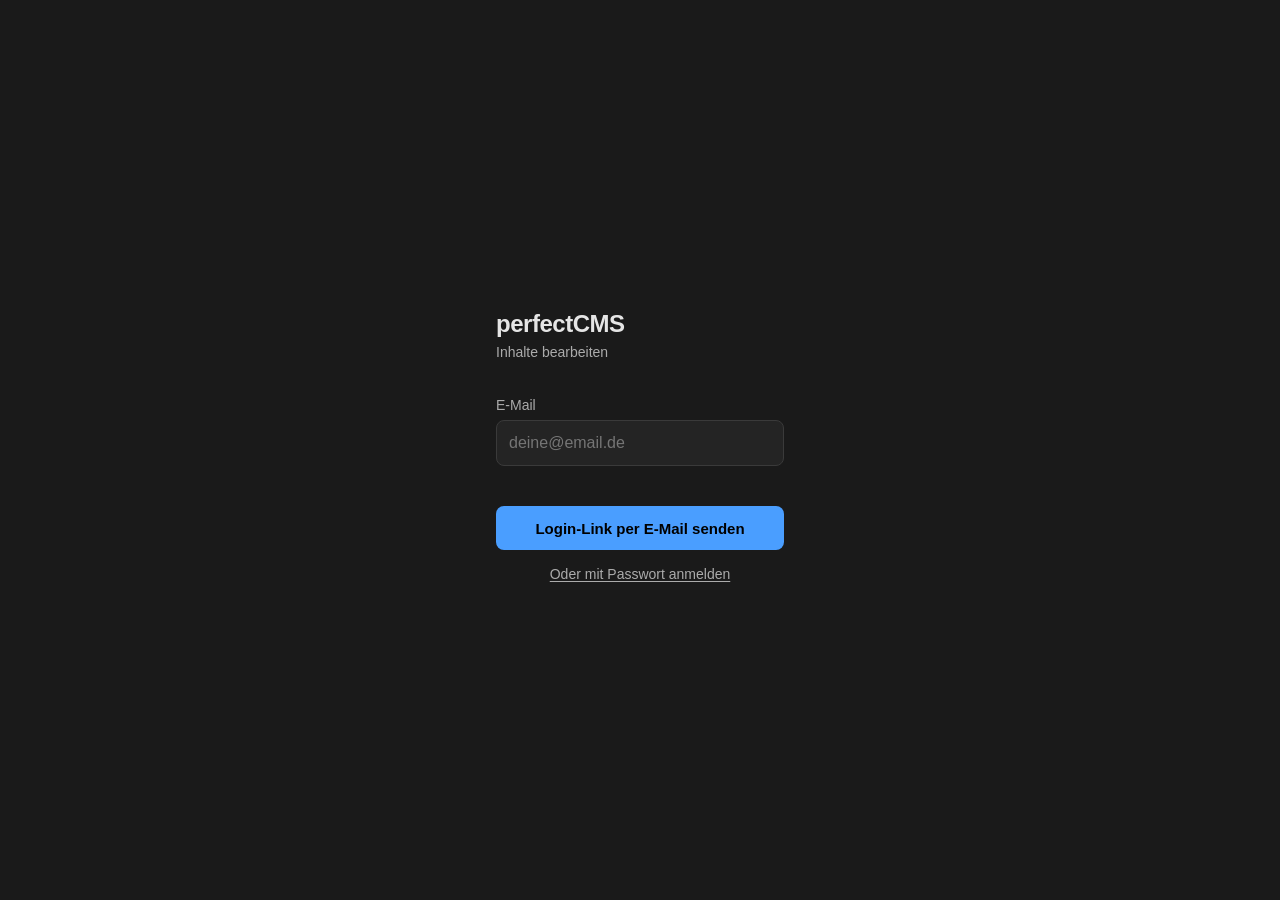
<file: src/admin/index.html>
<!DOCTYPE html>
<html lang="de">
<head>
  <meta charset="UTF-8">
  <meta name="viewport" content="width=device-width, initial-scale=1.0">
  <!-- KUNDENKONFIGURATION: Scaleway Function URL -->
  <meta name="cms-api-url" content="https://perfectcmstm6mdmqs-zoe-cms-api.functions.fnc.fr-par.scw.cloud">
  <title>perfectCMS</title>
  <link rel="stylesheet" href="style.css">
  <link rel="stylesheet" href="https://uicdn.toast.com/editor/latest/toastui-editor.min.css">
  <link rel="stylesheet" href="https://uicdn.toast.com/editor/latest/theme/toastui-editor-dark.min.css">
  <style>
    .mode-toggle { display:flex; gap:0; margin-bottom:0.5rem; background:var(--bg-secondary,#1e1c1a); border-radius:6px; padding:3px; width:fit-content; }
    .mode-btn { background:transparent; border:none; padding:0.3rem 1rem; border-radius:4px; cursor:pointer; font-size:0.82rem; color:var(--text-secondary,#888); font-family:sans-serif; transition:all 0.15s; }
    .mode-btn.active { background:var(--bg-card,#2a2826); color:var(--text-primary,#f5f0eb); box-shadow:0 1px 3px rgba(0,0,0,0.3); }
    .mode-btn:hover:not(.active) { color:var(--text-primary,#f5f0eb); }
  </style>
</head>
<body>
  <div id="app">

    <!-- Login -->
    <div id="view-login" class="view" role="main">
      <div class="login-box">
        <h1 class="logo">perfectCMS</h1>
        <p class="login-sub">Inhalte bearbeiten</p>

        <!-- Login Form (Magic Link + Passwort in einer Form → Apple Passwords erkennt beide Felder) -->
        <form id="login-form" novalidate>
          <label for="login-email">E-Mail</label>
          <input type="email" id="login-email" name="username" required autocomplete="username email" aria-required="true" placeholder="deine@email.de">
          <button type="button" id="magic-link-btn" class="btn btn-primary">Login-Link per E-Mail senden</button>
          <p id="magic-link-status" class="magic-link-status" role="status" hidden></p>

          <button id="toggle-password-login" class="btn-link" type="button">Oder mit Passwort anmelden</button>
          <div id="password-section" hidden>
            <label for="login-password">Passwort</label>
            <input type="password" id="login-password" name="password" required autocomplete="current-password" aria-required="true">
            <button type="submit" class="btn btn-primary">Anmelden</button>
          </div>
        </form>

        <p id="login-error" class="error" role="alert" hidden></p>
      </div>
    </div>

    <!-- Content-Liste -->
    <div id="view-list" class="view" hidden>
      <header class="topbar">
        <h1 class="topbar-title">perfectCMS</h1>
        <div class="topbar-actions">
          <a href="../" target="_blank" class="btn btn-ghost btn-sm">Website ansehen ↗</a>
          <button id="settings-btn" class="btn btn-ghost btn-sm" aria-label="Einstellungen">Einstellungen</button>
          <button id="logout-btn" class="btn btn-ghost">Abmelden</button>
        </div>
      </header>
      <main class="list-container">
        <div class="tabs" role="tablist" aria-label="Inhaltstypen">
          <button class="tab active" data-tab="texte" role="tab" aria-selected="true" aria-controls="tab-texte" id="tab-btn-texte">Texte</button>
          <button class="tab" data-tab="seiten" role="tab" aria-selected="false" aria-controls="tab-seiten" id="tab-btn-seiten">Seiten</button>
        </div>
        <div id="tab-texte" class="tab-panel" role="tabpanel" aria-labelledby="tab-btn-texte">
          <div class="list-header">
            <h2>Texte</h2>
            <button id="new-text-btn" class="btn btn-primary btn-sm">+ Neuer Text</button>
          </div>
          <ul id="texte-list" class="content-list" aria-label="Texte"></ul>
        </div>
        <div id="tab-seiten" class="tab-panel" role="tabpanel" aria-labelledby="tab-btn-seiten" hidden>
          <div class="list-header">
            <h2>Seiten</h2>
          </div>
          <ul id="seiten-list" class="content-list" aria-label="Seiten"></ul>
        </div>
      </main>
    </div>

    <!-- Editor -->
    <div id="view-editor" class="view" hidden>
      <header class="topbar">
        <button id="back-btn" class="btn btn-ghost" aria-label="Zurück zur Liste">&larr; Zurück</button>
        <div class="topbar-actions">
          <span id="save-status" class="save-status" role="status" aria-live="polite"></span>
          <button id="versions-btn" class="btn btn-ghost btn-sm" hidden>Versionen</button>
          <button id="delete-btn" class="btn btn-danger btn-sm" hidden>Löschen</button>
          <button id="publish-btn" class="btn btn-success" hidden>Veröffentlichen</button>
          <button id="save-btn" class="btn btn-primary">Speichern</button>
        </div>
      </header>

      <!-- Frontmatter-Felder (Texte) -->
      <div id="fields-text" class="fields" hidden>
        <div class="field-row">
          <div class="field">
            <label for="f-title">Titel</label>
            <input type="text" id="f-title" required aria-required="true">
          </div>
          <div class="field field-sm">
            <label for="f-type">Typ</label>
            <select id="f-type">
              <option value="Gedicht">Gedicht</option>
              <option value="Essay">Essay</option>
              <option value="Notiz">Notiz</option>
            </select>
          </div>
          <div class="field field-sm">
            <label for="f-date">Datum</label>
            <input type="date" id="f-date" required aria-required="true">
          </div>
        </div>
        <div class="field-row">
          <div class="field">
            <label for="f-excerpt">Kurzbeschreibung</label>
            <textarea id="f-excerpt" rows="2"></textarea>
          </div>
          <div class="field field-sm">
            <label for="f-heroimage">Bild</label>
            <div class="image-field">
              <input type="text" id="f-heroimage" placeholder="/images/...">
              <button type="button" id="upload-hero-btn" class="btn btn-ghost btn-sm" aria-label="Hero-Bild hochladen">Upload</button>
            </div>
          </div>
        </div>
        <label class="field-toggle">
          <input type="checkbox" id="f-draft">
          <span>Entwurf — nicht veröffentlicht</span>
        </label>
      </div>

      <!-- Frontmatter-Felder (Seiten) -->
      <div id="fields-page" class="fields" hidden>
        <div class="field-row">
          <div class="field">
            <label for="fp-title">Titel</label>
            <input type="text" id="fp-title" required aria-required="true">
          </div>
          <div class="field">
            <label for="fp-subtitle">Untertitel</label>
            <input type="text" id="fp-subtitle">
          </div>
        </div>
        <div class="field-row">
          <div class="field">
            <label for="fp-description">Beschreibung</label>
            <input type="text" id="fp-description">
          </div>
        </div>
      </div>

      <!-- Dynamische Abschnitt-Felder (für Layout-Seiten) -->
      <div id="fields-sections" class="fields-sections" hidden></div>

      <!-- Modus-Toggle -->
      <div class="mode-toggle" id="mode-toggle" hidden>
        <button type="button" class="mode-btn active" id="mode-wysiwyg">Visuell</button>
        <button type="button" class="mode-btn" id="mode-markdown">Markdown</button>
      </div>

      <!-- WYSIWYG Editor (Toast UI) -->
      <div id="editor-container" class="editor-container" role="region" aria-label="Inhaltseditor"></div>

      <!-- Bild-Upload -->
      <div class="upload-bar">
        <input type="file" id="upload-input" accept="image/*" hidden aria-hidden="true">
        <button id="upload-btn" class="btn btn-ghost btn-sm" aria-label="Bild in Editor einfügen">Bild hochladen</button>
        <span id="upload-status" role="status" aria-live="polite"></span>
      </div>
    </div>

    <!-- Einstellungen Modal -->
    <div id="settings-modal" class="modal-overlay" hidden aria-modal="true" role="dialog" aria-label="Einstellungen">
      <div class="modal">
        <div class="modal-header">
          <h2>Einstellungen</h2>
          <button id="settings-close" class="btn btn-ghost btn-sm" aria-label="Schließen">&times;</button>
        </div>
        <form id="password-form" class="modal-body" novalidate>
          <h3>Passwort ändern</h3>
          <label for="pw-current">Aktuelles Passwort</label>
          <input type="password" id="pw-current" required autocomplete="current-password" aria-required="true">
          <label for="pw-new">Neues Passwort</label>
          <input type="password" id="pw-new" required autocomplete="new-password" aria-required="true" minlength="8">
          <label for="pw-confirm">Neues Passwort wiederholen</label>
          <input type="password" id="pw-confirm" required autocomplete="new-password" aria-required="true" minlength="8">
          <button type="submit" class="btn btn-primary">Passwort ändern</button>
          <p id="pw-status" class="pw-status" role="status" hidden></p>
        </form>
      </div>
    </div>

    <!-- Versions-Panel -->
    <div id="versions-panel" class="versions-panel" hidden aria-label="Versionsverlauf">
      <div class="versions-header">
        <h3>Versionen</h3>
        <button id="versions-close" class="btn btn-ghost btn-sm" aria-label="Versionen schließen">&times;</button>
      </div>
      <div id="versions-list" class="versions-list"></div>
      <div id="version-preview" class="version-preview" hidden>
        <div class="version-preview-header">
          <span id="version-preview-date"></span>
          <button id="version-restore" class="btn btn-primary btn-sm">Wiederherstellen</button>
        </div>
        <pre id="version-preview-content" class="version-preview-content"></pre>
      </div>
    </div>

  </div>

  <script src="https://uicdn.toast.com/editor/latest/toastui-editor-all.min.js"></script>
  <script src="app.js"></script>
</body>
</html>
</file>
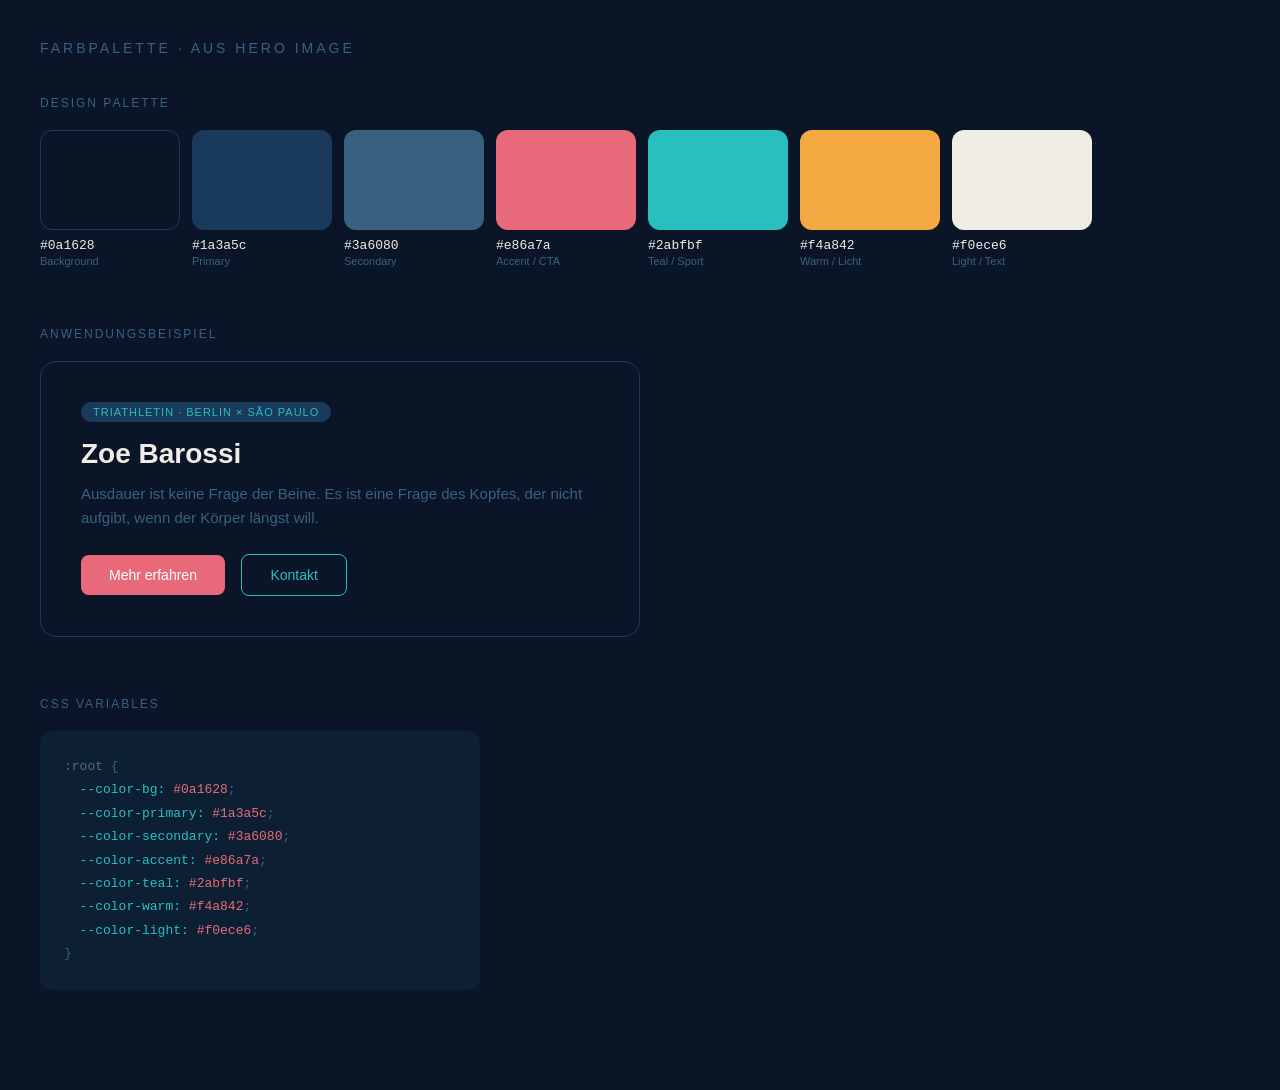
<file: farbpalette.html>
<!DOCTYPE html>
<html lang="de">
<head>
<meta charset="UTF-8">
<meta name="viewport" content="width=device-width, initial-scale=1.0">
<title>Farbpalette – Hero Image</title>
<style>
  :root {
    --color-bg:        #0a1628;
    --color-primary:   #1a3a5c;
    --color-secondary: #3a6080;
    --color-accent:    #e86a7a;
    --color-teal:      #2abfbf;
    --color-warm:      #f4a842;
    --color-light:     #f0ece6;
  }

  * { margin: 0; padding: 0; box-sizing: border-box; }
  
  body {
    font-family: -apple-system, BlinkMacSystemFont, 'SF Pro Text', 'Helvetica Neue', sans-serif;
    background: var(--color-bg);
    color: var(--color-light);
    padding: 40px;
    min-height: 100vh;
  }

  h1 {
    font-size: 14px;
    font-weight: 500;
    letter-spacing: 3px;
    text-transform: uppercase;
    color: var(--color-secondary);
    margin-bottom: 40px;
  }

  .palette-section {
    margin-bottom: 60px;
  }

  .palette-section h2 {
    font-size: 12px;
    font-weight: 400;
    letter-spacing: 2px;
    text-transform: uppercase;
    color: var(--color-secondary);
    margin-bottom: 20px;
  }

  .swatches {
    display: flex;
    gap: 12px;
    flex-wrap: wrap;
  }

  .swatch {
    width: 140px;
  }

  .swatch-color {
    width: 140px;
    height: 100px;
    border-radius: 12px;
    margin-bottom: 8px;
  }

  .swatch-hex {
    font-family: 'SF Mono', 'Fira Code', monospace;
    font-size: 13px;
    color: var(--color-light);
  }

  .swatch-label {
    font-size: 11px;
    color: var(--color-secondary);
    margin-top: 2px;
  }

  /* Demo section */
  .demo {
    background: var(--color-bg);
    border: 1px solid var(--color-primary);
    border-radius: 16px;
    padding: 40px;
    max-width: 600px;
  }

  .demo h3 {
    font-size: 28px;
    font-weight: 600;
    color: var(--color-light);
    margin-bottom: 12px;
  }

  .demo p {
    font-size: 15px;
    line-height: 1.6;
    color: var(--color-secondary);
    margin-bottom: 24px;
  }

  .demo .btn-primary {
    display: inline-block;
    background: var(--color-accent);
    color: white;
    padding: 12px 28px;
    border-radius: 8px;
    font-size: 14px;
    font-weight: 500;
    text-decoration: none;
    margin-right: 12px;
  }

  .demo .btn-secondary {
    display: inline-block;
    background: transparent;
    color: var(--color-teal);
    padding: 12px 28px;
    border-radius: 8px;
    font-size: 14px;
    font-weight: 500;
    text-decoration: none;
    border: 1px solid var(--color-teal);
  }

  .demo .tag {
    display: inline-block;
    background: var(--color-primary);
    color: var(--color-teal);
    padding: 4px 12px;
    border-radius: 20px;
    font-size: 11px;
    letter-spacing: 1px;
    text-transform: uppercase;
    margin-bottom: 16px;
  }

  .css-block {
    background: #0d1f33;
    border-radius: 12px;
    padding: 24px;
    font-family: 'SF Mono', 'Fira Code', monospace;
    font-size: 13px;
    line-height: 1.8;
    color: var(--color-secondary);
    max-width: 440px;
    overflow-x: auto;
  }

  .css-block .prop { color: var(--color-teal); }
  .css-block .val { color: var(--color-accent); }
</style>
</head>
<body>

<h1>Farbpalette · aus Hero Image</h1>

<div class="palette-section">
  <h2>Design Palette</h2>
  <div class="swatches">
    <div class="swatch">
      <div class="swatch-color" style="background: var(--color-bg); border: 1px solid var(--color-primary);"></div>
      <div class="swatch-hex">#0a1628</div>
      <div class="swatch-label">Background</div>
    </div>
    <div class="swatch">
      <div class="swatch-color" style="background: var(--color-primary);"></div>
      <div class="swatch-hex">#1a3a5c</div>
      <div class="swatch-label">Primary</div>
    </div>
    <div class="swatch">
      <div class="swatch-color" style="background: var(--color-secondary);"></div>
      <div class="swatch-hex">#3a6080</div>
      <div class="swatch-label">Secondary</div>
    </div>
    <div class="swatch">
      <div class="swatch-color" style="background: var(--color-accent);"></div>
      <div class="swatch-hex">#e86a7a</div>
      <div class="swatch-label">Accent / CTA</div>
    </div>
    <div class="swatch">
      <div class="swatch-color" style="background: var(--color-teal);"></div>
      <div class="swatch-hex">#2abfbf</div>
      <div class="swatch-label">Teal / Sport</div>
    </div>
    <div class="swatch">
      <div class="swatch-color" style="background: var(--color-warm);"></div>
      <div class="swatch-hex">#f4a842</div>
      <div class="swatch-label">Warm / Licht</div>
    </div>
    <div class="swatch">
      <div class="swatch-color" style="background: var(--color-light);"></div>
      <div class="swatch-hex">#f0ece6</div>
      <div class="swatch-label">Light / Text</div>
    </div>
  </div>
</div>

<div class="palette-section">
  <h2>Anwendungsbeispiel</h2>
  <div class="demo">
    <span class="tag">Triathletin · Berlin × São Paulo</span>
    <h3>Zoe Barossi</h3>
    <p>Ausdauer ist keine Frage der Beine. Es ist eine Frage des Kopfes, der nicht aufgibt, wenn der Körper längst will.</p>
    <a href="#" class="btn-primary">Mehr erfahren</a>
    <a href="#" class="btn-secondary">Kontakt</a>
  </div>
</div>

<div class="palette-section">
  <h2>CSS Variables</h2>
  <div class="css-block">
    <span style="color: #546e7a;">:root</span> {<br>
    &nbsp;&nbsp;<span class="prop">--color-bg:</span> <span class="val">#0a1628</span>;<br>
    &nbsp;&nbsp;<span class="prop">--color-primary:</span> <span class="val">#1a3a5c</span>;<br>
    &nbsp;&nbsp;<span class="prop">--color-secondary:</span> <span class="val">#3a6080</span>;<br>
    &nbsp;&nbsp;<span class="prop">--color-accent:</span> <span class="val">#e86a7a</span>;<br>
    &nbsp;&nbsp;<span class="prop">--color-teal:</span> <span class="val">#2abfbf</span>;<br>
    &nbsp;&nbsp;<span class="prop">--color-warm:</span> <span class="val">#f4a842</span>;<br>
    &nbsp;&nbsp;<span class="prop">--color-light:</span> <span class="val">#f0ece6</span>;<br>
    }
  </div>
</div>

</body>
</html>
</file>
<file: src/admin/style.css>
/* perfectCMS — Dark Theme, Apple HIG + WCAG 2.1 AA */

:root {
  --bg: #1a1a1a;
  --bg-elevated: #242424;
  --bg-hover: #2e2e2e;
  --border: #3a3a3a;
  --text: #e5e5e5;              /* on #1a1a1a → 12.6:1 ✓ */
  --text-secondary: #ababab;    /* on #1a1a1a → 6.5:1 ✓ (WCAG AA) */
  --accent: #4a9eff;            /* on #1a1a1a → 5.8:1 ✓ */
  --accent-hover: #6ab4ff;
  --danger: #ff6b6b;            /* on #1a1a1a → 5.2:1 ✓ */
  --danger-hover: #ff8a8a;
  --success: #34c759;
  --focus: #6ab4ff;
  --radius: 8px;
  --radius-lg: 12px;
  --font: -apple-system, BlinkMacSystemFont, 'Segoe UI', Roboto, sans-serif;
  --mono: 'SF Mono', 'Fira Code', 'Cascadia Code', monospace;

  /* 8px spacing grid */
  --space-xs: 0.25rem;   /* 4px */
  --space-sm: 0.5rem;    /* 8px */
  --space-md: 1rem;      /* 16px */
  --space-lg: 1.5rem;    /* 24px */
  --space-xl: 2rem;      /* 32px */
  --space-2xl: 3rem;     /* 48px */
}

*, *::before, *::after { box-sizing: border-box; margin: 0; padding: 0; }

html, body {
  height: 100%;
  font-family: var(--font);
  font-size: 16px;              /* WCAG: min 16px base */
  line-height: 1.5;
  color: var(--text);
  background: var(--bg);
  -webkit-font-smoothing: antialiased;
}

/* --- Focus (WCAG 2.4.7) --- */
:focus-visible {
  outline: 2px solid var(--focus);
  outline-offset: 2px;
}

input:focus-visible, select:focus-visible, textarea:focus-visible {
  outline: 2px solid var(--focus);
  outline-offset: -1px;
  border-color: var(--focus);
}

#app {
  height: 100%;
  display: flex;
  flex-direction: column;
}

.view { display: flex; flex-direction: column; height: 100%; }
[hidden] { display: none !important; }

/* --- Login --- */
.login-box {
  margin: auto;
  width: 100%;
  max-width: 22rem;
  padding: var(--space-2xl) var(--space-xl);
}

.logo {
  font-size: 1.5rem;
  font-weight: 600;
  letter-spacing: -0.02em;
  line-height: 1.2;
  margin-bottom: var(--space-xs);
}

.login-sub {
  color: var(--text-secondary);
  margin-bottom: var(--space-xl);
  font-size: 0.875rem;          /* 14px — minimum */
}

label {
  display: block;
  font-size: 0.875rem;          /* 14px */
  font-weight: 500;
  color: var(--text-secondary);
  margin-bottom: var(--space-xs);
}

/* Spacing between form groups */
label + input, label + select, label + textarea, label + .image-field {
  margin-bottom: var(--space-md);
}

input[type="email"],
input[type="password"],
input[type="text"],
input[type="date"],
select,
textarea {
  width: 100%;
  padding: 0.625rem 0.75rem;   /* 10px 12px → 44px height with border */
  min-height: 2.75rem;          /* 44px touch target (Apple HIG) */
  background: var(--bg-elevated);
  border: 1px solid var(--border);
  border-radius: var(--radius);
  color: var(--text);
  font-family: var(--font);
  font-size: 1rem;              /* 16px — prevents iOS zoom */
  line-height: 1.5;
  outline: none;                /* replaced by :focus-visible above */
  transition: border-color 0.15s;
}

select {
  cursor: pointer;
  appearance: none;
  background-image: url("data:image/svg+xml,%3Csvg xmlns='http://www.w3.org/2000/svg' width='12' height='12' fill='%23ababab'%3E%3Cpath d='M6 8L1 3h10z'/%3E%3C/svg%3E");
  background-repeat: no-repeat;
  background-position: right 0.75rem center;
  padding-right: 2rem;
}

/* --- Buttons --- */
.btn {
  display: inline-flex;
  align-items: center;
  justify-content: center;
  padding: 0.625rem 1.25rem;
  min-height: 2.75rem;          /* 44px touch target */
  border: none;
  border-radius: var(--radius);
  font-family: var(--font);
  font-size: 0.9375rem;         /* 15px */
  font-weight: 500;
  cursor: pointer;
  transition: background 0.15s, opacity 0.15s;
}

.btn:disabled { opacity: 0.5; cursor: not-allowed; }

.btn-primary {
  background: var(--accent);
  color: #000;                  /* dark on blue → high contrast */
  font-weight: 600;
}
.btn-primary:hover:not(:disabled) { background: var(--accent-hover); }

#login-form .btn {
  margin-top: var(--space-lg);
  width: 100%;
}

.btn-danger {
  background: var(--danger);
  color: #000;
  font-weight: 600;
}
.btn-danger:hover:not(:disabled) { background: var(--danger-hover); }

.btn-success {
  background: var(--success);
  color: #000;
  font-weight: 600;
}
.btn-success:hover:not(:disabled) { background: #3dd865; }

.btn-ghost {
  background: transparent;
  color: var(--text-secondary);
}
.btn-ghost:hover { color: var(--text); background: var(--bg-hover); }

.btn-sm {
  padding: 0.5rem 1rem;
  min-height: 2.75rem;          /* 44px — Apple HIG touch target */
  font-size: 0.875rem;          /* 14px */
}

.error {
  color: var(--danger);
  font-size: 0.875rem;
  margin-top: var(--space-sm);
}

/* --- Topbar --- */
.topbar {
  display: flex;
  align-items: center;
  justify-content: space-between;
  padding: var(--space-sm) var(--space-md);
  min-height: 3.5rem;           /* 56px */
  border-bottom: 1px solid var(--border);
  background: var(--bg-elevated);
  flex-shrink: 0;
}

.topbar-title {
  font-size: 1rem;
  font-weight: 600;
}

.topbar-actions {
  display: flex;
  align-items: center;
  gap: var(--space-sm);
}

.save-status {
  font-size: 0.875rem;
  color: var(--text-secondary);
}

/* --- Tabs --- */
.list-container {
  flex: 1;
  overflow-y: auto;
  padding: var(--space-lg);
  max-width: 50rem;             /* ~800px, limits line length */
  margin: 0 auto;
  width: 100%;
}

.tabs {
  display: flex;
  gap: 0;
  border-bottom: 1px solid var(--border);
  margin-bottom: var(--space-lg);
}

.tab {
  padding: 0.75rem 1.25rem;
  min-height: 2.75rem;          /* 44px */
  background: none;
  border: none;
  border-bottom: 2px solid transparent;
  color: var(--text-secondary);
  font-family: var(--font);
  font-size: 0.9375rem;
  font-weight: 500;
  cursor: pointer;
  transition: color 0.15s, border-color 0.15s;
}

.tab:hover { color: var(--text); }
.tab.active { color: var(--accent); border-bottom-color: var(--accent); }

.tab-panel[hidden] { display: none; }

.list-header {
  display: flex;
  align-items: center;
  justify-content: space-between;
  margin-bottom: var(--space-md);
}

.list-header h2 {
  font-size: 1.125rem;
  font-weight: 600;
  line-height: 1.2;
}

/* --- Content List --- */
.content-list {
  list-style: none;
}

.content-item {
  padding: 0.875rem 1rem;
  min-height: 3.5rem;           /* 56px comfortable touch target */
  border: 1px solid var(--border);
  border-radius: var(--radius);
  margin-bottom: var(--space-sm);
  cursor: pointer;
  transition: background 0.15s, border-color 0.15s;
}

.content-item:hover {
  background: var(--bg-hover);
  border-color: var(--accent);
}

.content-item:focus-visible {
  outline: 2px solid var(--focus);
  outline-offset: 2px;
}

.content-item-title {
  font-weight: 500;
  font-size: 1rem;
  margin-bottom: 0.125rem;
}

.content-item-meta {
  font-size: 0.875rem;          /* 14px */
  color: var(--text-secondary);
}

/* --- Fields --- */
.fields {
  padding: var(--space-md) var(--space-lg);
  border-bottom: 1px solid var(--border);
  background: var(--bg-elevated);
  flex-shrink: 0;
}

.field-row {
  display: flex;
  gap: var(--space-md);
  margin-bottom: var(--space-sm);
}

.field { flex: 1; }
.field-sm { flex: 0 0 12rem; }

.field label { margin-top: 0; margin-bottom: var(--space-xs); }

.field-toggle {
  display: flex;
  align-items: center;
  gap: var(--space-sm);
  padding: var(--space-sm) 0;
  cursor: pointer;
  font-size: 0.875rem;
  color: var(--text-secondary);
}

.field-toggle input[type="checkbox"] {
  width: 1.125rem;
  height: 1.125rem;
  accent-color: var(--accent);
  cursor: pointer;
}

.draft-badge {
  display: inline-block;
  font-size: 0.75rem;
  font-weight: 600;
  padding: 0.125rem 0.5rem;
  border-radius: 1rem;
  background: var(--accent);
  color: #000;
  margin-left: var(--space-sm);
  vertical-align: middle;
}

.image-field {
  display: flex;
  gap: var(--space-sm);
}

.image-field input { flex: 1; }

/* --- Section-Felder (Layout-Seiten) --- */
.fields-sections {
  flex: 1;
  overflow-y: auto;
  padding: var(--space-lg);
  display: flex;
  flex-direction: column;
  gap: var(--space-lg);
}

.section-field {
  display: flex;
  flex-direction: column;
}

.section-field label {
  font-size: 1rem;
  font-weight: 600;
  color: var(--text);
  margin-bottom: var(--space-sm);
  padding-bottom: var(--space-xs);
  border-bottom: 1px solid var(--border);
}

.section-field textarea {
  font-family: var(--font);
  font-size: 1rem;
  line-height: 1.7;
  resize: vertical;
  min-height: 8rem;
  padding: var(--space-md);
  background: var(--bg-elevated);
  border: 1px solid var(--border);
  border-radius: var(--radius);
  color: var(--text);
  transition: border-color 0.15s;
}

.section-field textarea:focus-visible {
  outline: 2px solid var(--focus);
  outline-offset: -1px;
  border-color: var(--focus);
}

/* --- Toast UI Editor --- */
.editor-container {
  flex: 1;
  min-height: 0;
  display: flex;
  flex-direction: column;
}

.editor-container .toastui-editor-defaultUI {
  height: 100% !important;
  border: none;
  flex: 1;
  display: flex;
  flex-direction: column;
}

/* Mode-Switch verstecken (eigener Toggle) */
.toastui-editor-mode-switch { display: none !important; }

/* --- Dark Theme Overrides --- */
.toastui-editor-defaultUI {
  background: var(--bg) !important;
  border-color: var(--border) !important;
}

/* Toolbar */
.toastui-editor-toolbar {
  background: var(--bg-elevated) !important;
  border-bottom: 1px solid var(--border) !important;
  height: auto !important;
  min-height: 46px !important;
  padding: 4px 12px !important;
  align-items: center;
}

.toastui-editor-toolbar-icons {
  color: var(--text-secondary) !important;
  border-color: transparent !important;
  background-color: transparent !important;
}

.toastui-editor-toolbar-icons:hover {
  color: var(--text) !important;
  background-color: var(--bg-hover) !important;
}

.toastui-editor-toolbar-icons:focus-visible {
  outline: 2px solid var(--focus);
  outline-offset: 2px;
}

/* Editor-Bereiche */
.toastui-editor-ww-container,
.toastui-editor-md-container {
  background: var(--bg) !important;
}

.toastui-editor-contents,
.toastui-editor-ww-container .toastui-editor-contents {
  font-family: var(--font) !important;
  font-size: 1rem !important;
  line-height: 1.7 !important;
  color: var(--text) !important;
}

.toastui-editor-md-container .toastui-editor-contents {
  font-family: var(--mono) !important;
}

/* ProseMirror (WYSIWYG-Kern) */
.ProseMirror { color: var(--text) !important; }
.ProseMirror:focus-visible { outline: none; box-shadow: inset 0 0 0 2px var(--focus); }

/* Links */
.toastui-editor-contents a { color: var(--accent) !important; }

/* Blockquotes */
.toastui-editor-contents blockquote {
  border-left: 3px solid var(--accent) !important;
  color: var(--text-secondary) !important;
}

/* Code */
.toastui-editor-contents code {
  font-family: var(--mono) !important;
  background: var(--bg-hover) !important;
  color: var(--text) !important;
}

.toastui-editor-contents pre {
  background: var(--bg-hover) !important;
}

/* CodeMirror (Markdown-Modus) */
.toastui-editor-md-container .CodeMirror {
  background: var(--bg) !important;
  color: var(--text) !important;
  font-family: var(--mono) !important;
}

.CodeMirror-cursor { border-left-color: var(--text) !important; }
.CodeMirror-selected { background: rgba(74, 158, 255, 0.2) !important; }

/* Markdown-Modus: Preview-Pane Dark Theme */
.toastui-editor-md-preview {
  background: var(--bg) !important;
  color: var(--text) !important;
}

.toastui-editor-md-splitter {
  background: var(--border) !important;
}

/* Reveal Codes Button */
.reveal-codes-btn {
  font-family: var(--mono);
  font-size: 0.875rem;
  font-weight: 600;
  padding: 0 8px;
  min-height: 28px;
  vertical-align: middle;
  display: inline-flex;
  align-items: center;
  background: transparent;
  border: 1px solid var(--border);
  border-radius: 4px;
  color: var(--text-secondary);
  cursor: pointer;
  transition: color 0.15s, border-color 0.15s;
}

.reveal-codes-btn:hover {
  color: var(--text);
  border-color: var(--text-secondary);
}

.reveal-codes-btn.active {
  color: var(--accent);
  border-color: var(--accent);
}

.reveal-codes-btn:focus-visible {
  outline: 2px solid var(--focus);
  outline-offset: 2px;
}

/* Scrollbar im Editor */
.toastui-editor-contents::-webkit-scrollbar {
  width: 8px;
}
.toastui-editor-contents::-webkit-scrollbar-track {
  background: var(--bg);
}
.toastui-editor-contents::-webkit-scrollbar-thumb {
  background: var(--border);
  border-radius: 4px;
}

/* Popup/Dialog Dark Theme */
.toastui-editor-popup {
  background: var(--bg-elevated) !important;
  border-color: var(--border) !important;
  color: var(--text) !important;
}

.toastui-editor-popup input {
  background: var(--bg) !important;
  border-color: var(--border) !important;
  color: var(--text) !important;
}

.toastui-editor-popup label {
  color: var(--text-secondary) !important;
}

/* --- Upload Bar --- */
.upload-bar {
  padding: var(--space-sm) var(--space-lg);
  border-top: 1px solid var(--border);
  background: var(--bg-elevated);
  display: flex;
  align-items: center;
  gap: var(--space-sm);
  flex-shrink: 0;
  min-height: 3rem;
}

#upload-status {
  font-size: 0.875rem;
  color: var(--text-secondary);
}

/* --- Login: Magic Link + Passwort-Fallback --- */
.magic-link-status {
  font-size: 0.875rem;
  margin-top: var(--space-sm);
  padding: var(--space-sm) var(--space-md);
  border-radius: var(--radius);
  background: var(--bg-hover);
}
.magic-link-status.success { color: var(--success); }
.magic-link-status.error { color: var(--danger); }

.btn-link {
  display: block;
  width: 100%;
  background: none;
  border: none;
  color: var(--text-secondary);
  font-family: var(--font);
  font-size: 0.875rem;
  padding: var(--space-md) 0 var(--space-sm);
  cursor: pointer;
  text-align: center;
  text-decoration: underline;
  text-underline-offset: 2px;
}
.btn-link:hover { color: var(--text); }
.btn-link:focus-visible {
  outline: 2px solid var(--focus);
  outline-offset: 2px;
}

/* --- Modal --- */
.modal-overlay {
  position: fixed;
  inset: 0;
  background: rgba(0, 0, 0, 0.6);
  display: flex;
  align-items: center;
  justify-content: center;
  z-index: 100;
  padding: var(--space-md);
}

.modal {
  background: var(--bg-elevated);
  border: 1px solid var(--border);
  border-radius: var(--radius-lg);
  width: 100%;
  max-width: 28rem;
  max-height: 90vh;
  overflow-y: auto;
}

.modal-header {
  display: flex;
  align-items: center;
  justify-content: space-between;
  padding: var(--space-md) var(--space-lg);
  border-bottom: 1px solid var(--border);
}

.modal-header h2 {
  font-size: 1.125rem;
  font-weight: 600;
}

.modal-body {
  padding: var(--space-lg);
}

.modal-body h3 {
  font-size: 1rem;
  font-weight: 600;
  margin-bottom: var(--space-md);
}

.pw-status {
  font-size: 0.875rem;
  margin-top: var(--space-sm);
  padding: var(--space-sm) var(--space-md);
  border-radius: var(--radius);
  background: var(--bg-hover);
}
.pw-status.success { color: var(--success); }
.pw-status.error { color: var(--danger); }

/* --- Versions-Panel --- */
.versions-panel {
  position: fixed;
  top: 0;
  right: 0;
  width: 360px;
  height: 100%;
  background: var(--bg-elevated);
  border-left: 1px solid var(--border);
  z-index: 90;
  display: flex;
  flex-direction: column;
  box-shadow: -4px 0 16px rgba(0, 0, 0, 0.3);
}

.versions-header {
  display: flex;
  align-items: center;
  justify-content: space-between;
  padding: var(--space-md) var(--space-lg);
  border-bottom: 1px solid var(--border);
  flex-shrink: 0;
}

.versions-header h3 {
  font-size: 1rem;
  font-weight: 600;
}

.versions-list {
  flex: 1;
  overflow-y: auto;
  padding: var(--space-sm);
}

.version-item {
  padding: var(--space-sm) var(--space-md);
  border: 1px solid var(--border);
  border-radius: var(--radius);
  margin-bottom: var(--space-sm);
  cursor: pointer;
  transition: background 0.15s, border-color 0.15s;
}

.version-item:hover {
  background: var(--bg-hover);
  border-color: var(--accent);
}

.version-item:focus-visible {
  outline: 2px solid var(--focus);
  outline-offset: 2px;
}

.version-item.active {
  border-color: var(--accent);
  background: var(--bg-hover);
}

.version-date {
  font-size: 0.875rem;
  font-weight: 500;
}

.version-message {
  font-size: 0.8125rem;
  color: var(--text-secondary);
  white-space: nowrap;
  overflow: hidden;
  text-overflow: ellipsis;
}

.version-badge {
  display: inline-block;
  font-size: 0.6875rem;
  font-weight: 600;
  padding: 0.0625rem 0.375rem;
  border-radius: 1rem;
  background: var(--accent);
  color: #000;
  margin-left: var(--space-xs);
  vertical-align: middle;
}

.version-preview {
  border-top: 1px solid var(--border);
  flex-shrink: 0;
  max-height: 50%;
  display: flex;
  flex-direction: column;
}

.version-preview-header {
  display: flex;
  align-items: center;
  justify-content: space-between;
  padding: var(--space-sm) var(--space-md);
  border-bottom: 1px solid var(--border);
  flex-shrink: 0;
  font-size: 0.875rem;
  color: var(--text-secondary);
}

.version-preview-content {
  flex: 1;
  overflow-y: auto;
  padding: var(--space-md);
  font-family: var(--mono);
  font-size: 0.8125rem;
  line-height: 1.6;
  color: var(--text);
  white-space: pre-wrap;
  word-break: break-word;
  margin: 0;
}

/* --- Loading --- */
.loading {
  text-align: center;
  padding: var(--space-2xl);
  color: var(--text-secondary);
  font-size: 1rem;
}

/* --- Reduced Motion (WCAG 2.3.3) --- */
@media (prefers-reduced-motion: reduce) {
  *, *::before, *::after {
    transition-duration: 0.01ms !important;
    animation-duration: 0.01ms !important;
  }
}

/* --- Responsive --- */
@media (max-width: 768px) {
  .field-row {
    flex-direction: column;
    gap: var(--space-xs);
  }
  .field-sm {
    flex: 1;
  }
  .list-container {
    padding: var(--space-md);
  }
  .fields {
    padding: var(--space-md);
  }
  .upload-bar {
    padding: var(--space-sm) var(--space-md);
  }
  .versions-panel {
    width: 100%;
  }
}

@media (max-width: 480px) {
  /* --- Topbar --- */
  .topbar {
    padding: var(--space-xs) var(--space-sm);
  }

  /* Zurück-Button kürzen */
  #back-btn {
    padding: 0.5rem;
    font-size: 0;
  }
  #back-btn::before {
    content: '←';
    font-size: 1.25rem;
  }

  /* Action-Buttons: Status über Buttons */
  .topbar-actions {
    flex-wrap: wrap;
    justify-content: flex-end;
    gap: var(--space-xs);
  }

  .save-status {
    width: 100%;
    text-align: right;
    font-size: 0.8125rem;
    order: -1;
  }

  /* Buttons kompakter */
  .topbar-actions .btn {
    padding: 0.5rem 0.75rem;
    font-size: 0.8125rem;
  }

  /* --- Editor-Toolbar wrapping --- */
  .toastui-editor-toolbar {
    flex-wrap: wrap !important;
    min-height: auto !important;
    padding: 2px 8px !important;
  }

  /* --- Tabs --- */
  .tab {
    padding: 0.5rem 0.75rem;
    font-size: 0.875rem;
  }

  /* --- Fields kompakter --- */
  .fields {
    padding: var(--space-sm);
  }

  .field-toggle {
    font-size: 0.8125rem;
  }

  /* --- Content-Liste --- */
  .list-container {
    padding: var(--space-sm);
  }

  .content-item {
    padding: 0.75rem;
  }
}
</file>
